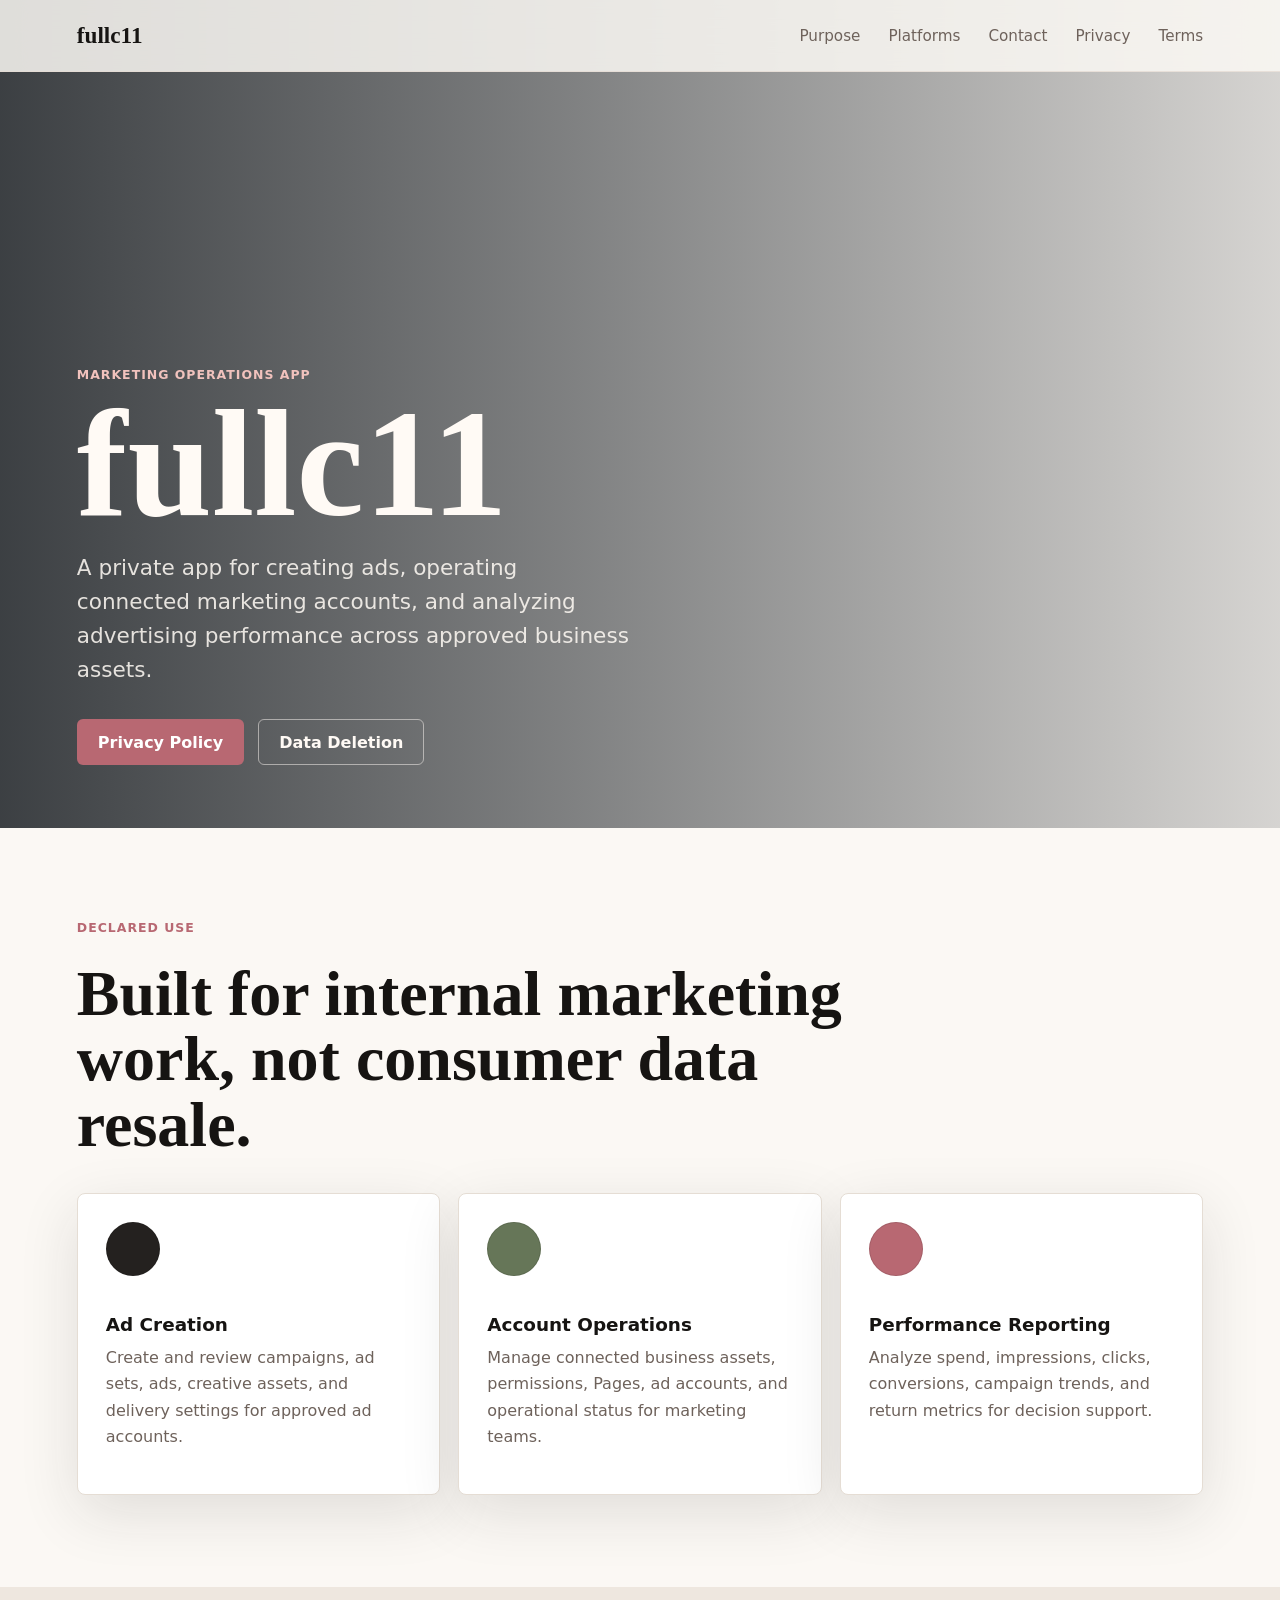
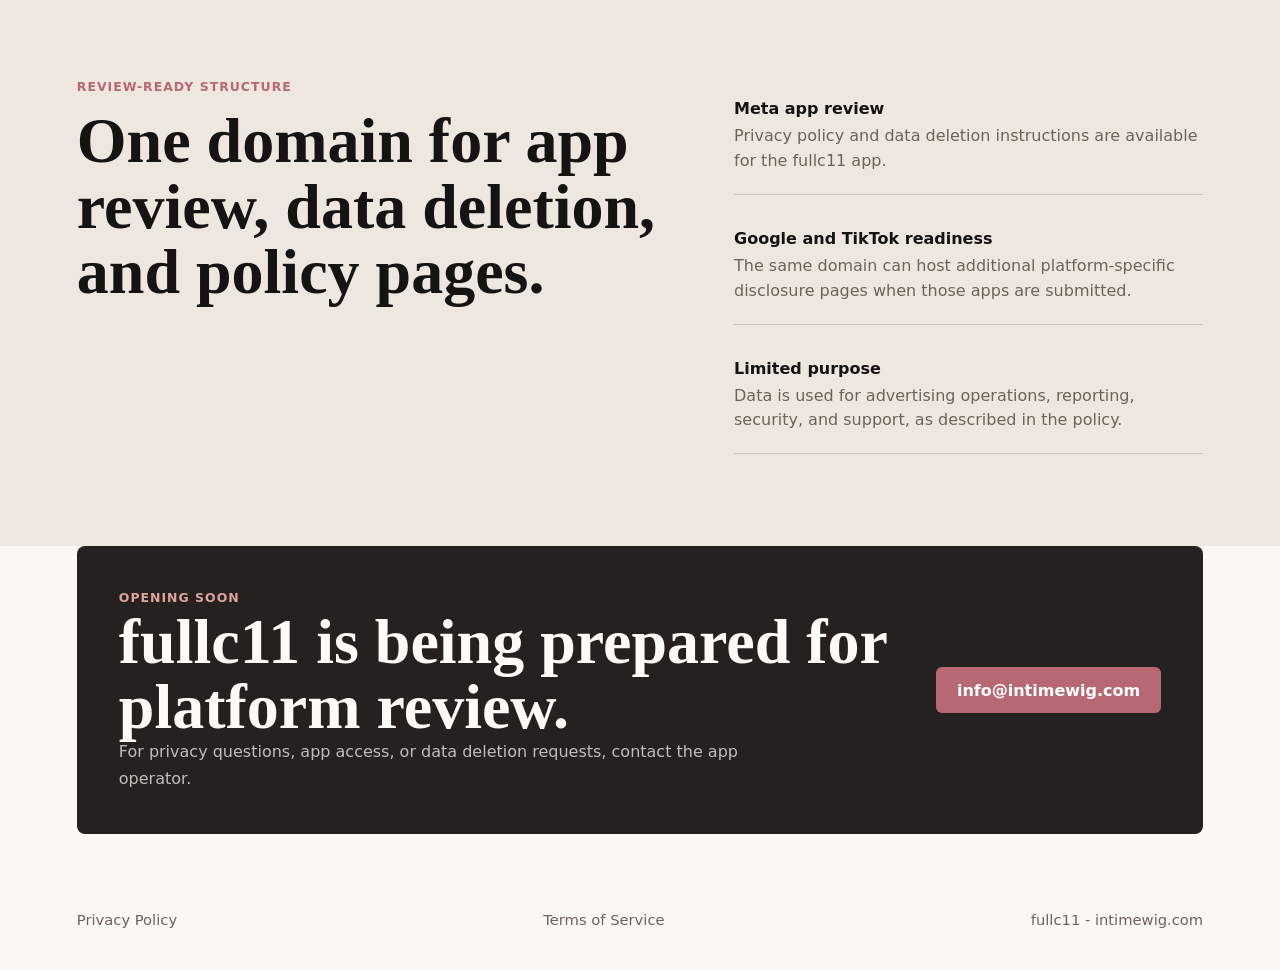
<file: index.html>
<!doctype html>
<html lang="en">
  <head>
    <meta charset="utf-8">
    <meta name="viewport" content="width=device-width, initial-scale=1">
    <meta name="description" content="fullc11 is a private marketing operations app for ad account management, campaign creation, and performance reporting.">
    <title>fullc11 | Marketing Operations App</title>
    <link rel="stylesheet" href="./styles.css">
  </head>
  <body>
    <header class="site-header" aria-label="Main navigation">
      <a class="brand" href="#top" aria-label="fullc11 home">fullc11</a>
      <nav class="nav-links" aria-label="Sections">
        <a href="#purpose">Purpose</a>
        <a href="#platforms">Platforms</a>
        <a href="#contact">Contact</a>
        <a href="./privacy.html">Privacy</a>
        <a href="./terms.html">Terms</a>
      </nav>
    </header>

    <main id="top">
      <section class="hero app-hero" aria-label="fullc11 marketing operations app">
        <div class="hero-media app-hero-media" role="img" aria-label="Marketing dashboard with campaign performance cards"></div>
        <div class="hero-content">
          <p class="eyebrow">Marketing operations app</p>
          <h1>fullc11</h1>
          <p class="hero-copy">
            A private app for creating ads, operating connected marketing accounts, and analyzing advertising performance across approved business assets.
          </p>
          <div class="hero-actions">
            <a class="button primary" href="./privacy.html">Privacy Policy</a>
            <a class="button secondary" href="./data-deletion.html">Data Deletion</a>
          </div>
        </div>
      </section>

      <section id="purpose" class="section">
        <div class="section-heading">
          <p class="eyebrow">Declared use</p>
          <h2>Built for internal marketing work, not consumer data resale.</h2>
        </div>
        <div class="product-grid" aria-label="Marketing operations capabilities">
          <article class="product-card">
            <span class="swatch swatch-one" aria-hidden="true"></span>
            <h3>Ad Creation</h3>
            <p>Create and review campaigns, ad sets, ads, creative assets, and delivery settings for approved ad accounts.</p>
          </article>
          <article class="product-card">
            <span class="swatch swatch-two" aria-hidden="true"></span>
            <h3>Account Operations</h3>
            <p>Manage connected business assets, permissions, Pages, ad accounts, and operational status for marketing teams.</p>
          </article>
          <article class="product-card">
            <span class="swatch swatch-three" aria-hidden="true"></span>
            <h3>Performance Reporting</h3>
            <p>Analyze spend, impressions, clicks, conversions, campaign trends, and return metrics for decision support.</p>
          </article>
        </div>
      </section>

      <section id="platforms" class="section split-section">
        <div>
          <p class="eyebrow">Review-ready structure</p>
          <h2>One domain for app review, data deletion, and policy pages.</h2>
        </div>
        <div class="feature-list">
          <div class="feature-item">
            <strong>Meta app review</strong>
            <span>Privacy policy and data deletion instructions are available for the fullc11 app.</span>
          </div>
          <div class="feature-item">
            <strong>Google and TikTok readiness</strong>
            <span>The same domain can host additional platform-specific disclosure pages when those apps are submitted.</span>
          </div>
          <div class="feature-item">
            <strong>Limited purpose</strong>
            <span>Data is used for advertising operations, reporting, security, and support, as described in the policy.</span>
          </div>
        </div>
      </section>

      <section id="contact" class="contact-band">
        <div>
          <p class="eyebrow">Opening soon</p>
          <h2>fullc11 is being prepared for platform review.</h2>
          <p>For privacy questions, app access, or data deletion requests, contact the app operator.</p>
        </div>
        <a class="button primary" href="mailto:info@intimewig.com">info@intimewig.com</a>
      </section>
    </main>

    <footer class="site-footer">
      <a href="./privacy.html">Privacy Policy</a>
      <a href="./terms.html">Terms of Service</a>
      <span>fullc11 - intimewig.com</span>
    </footer>
  </body>
</html>
</file>
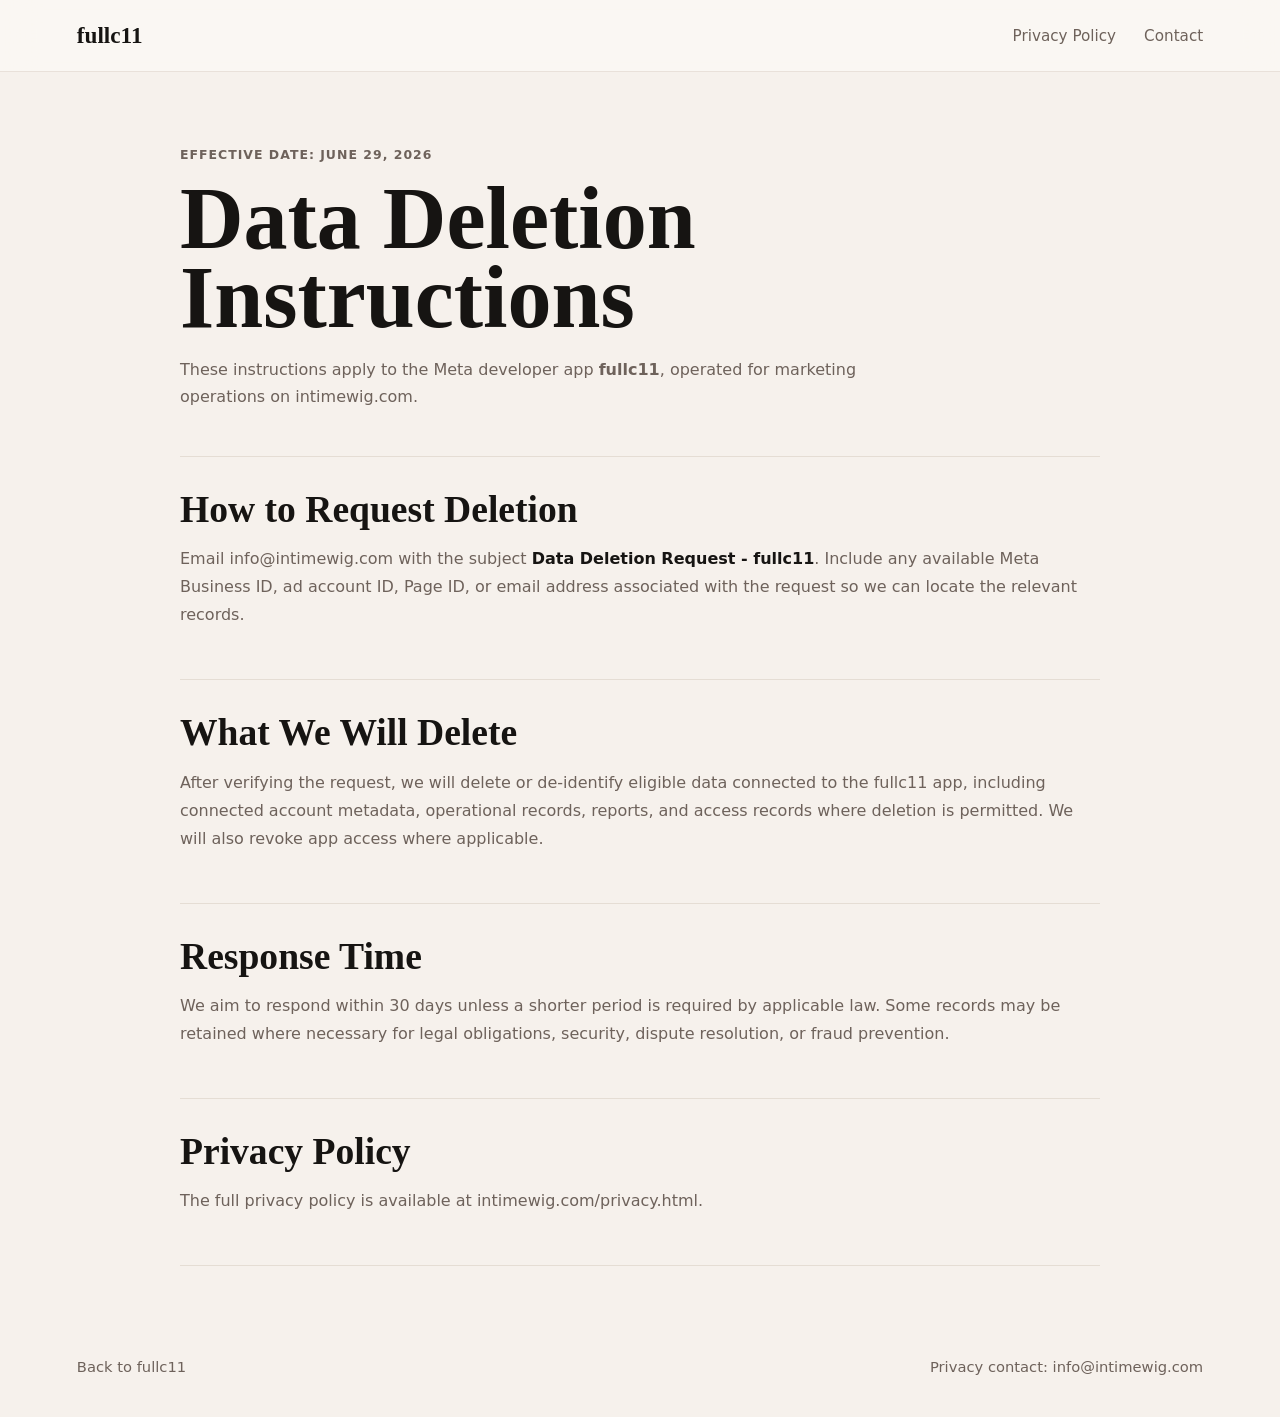
<file: data-deletion.html>
<!doctype html>
<html lang="en">
  <head>
    <meta charset="utf-8">
    <meta name="viewport" content="width=device-width, initial-scale=1">
    <meta name="description" content="Data deletion instructions for the fullc11 Meta app.">
    <title>Data Deletion Instructions | fullc11</title>
    <link rel="stylesheet" href="./styles.css">
  </head>
  <body class="policy-page">
    <header class="site-header policy-header" aria-label="Main navigation">
      <a class="brand" href="./index.html" aria-label="fullc11 home">fullc11</a>
      <nav class="nav-links" aria-label="Sections">
        <a href="./privacy.html">Privacy Policy</a>
        <a href="mailto:info@intimewig.com">Contact</a>
      </nav>
    </header>

    <main class="policy-shell">
      <section class="policy-title">
        <p class="eyebrow">Effective date: June 29, 2026</p>
        <h1>Data Deletion Instructions</h1>
        <p>
          These instructions apply to the Meta developer app <strong>fullc11</strong>, operated for marketing operations on intimewig.com.
        </p>
      </section>

      <section class="policy-section">
        <h2>How to Request Deletion</h2>
        <p>
          Email <a href="mailto:info@intimewig.com">info@intimewig.com</a> with the subject
          <strong>Data Deletion Request - fullc11</strong>. Include any available Meta Business ID, ad account ID,
          Page ID, or email address associated with the request so we can locate the relevant records.
        </p>
      </section>

      <section class="policy-section">
        <h2>What We Will Delete</h2>
        <p>
          After verifying the request, we will delete or de-identify eligible data connected to the fullc11 app,
          including connected account metadata, operational records, reports, and access records where deletion is permitted.
          We will also revoke app access where applicable.
        </p>
      </section>

      <section class="policy-section">
        <h2>Response Time</h2>
        <p>
          We aim to respond within 30 days unless a shorter period is required by applicable law. Some records may be retained
          where necessary for legal obligations, security, dispute resolution, or fraud prevention.
        </p>
      </section>

      <section class="policy-section">
        <h2>Privacy Policy</h2>
        <p>
          The full privacy policy is available at <a href="./privacy.html">intimewig.com/privacy.html</a>.
        </p>
      </section>
    </main>

    <footer class="site-footer">
      <a href="./index.html">Back to fullc11</a>
      <span>Privacy contact: info@intimewig.com</span>
    </footer>
  </body>
</html>
</file>
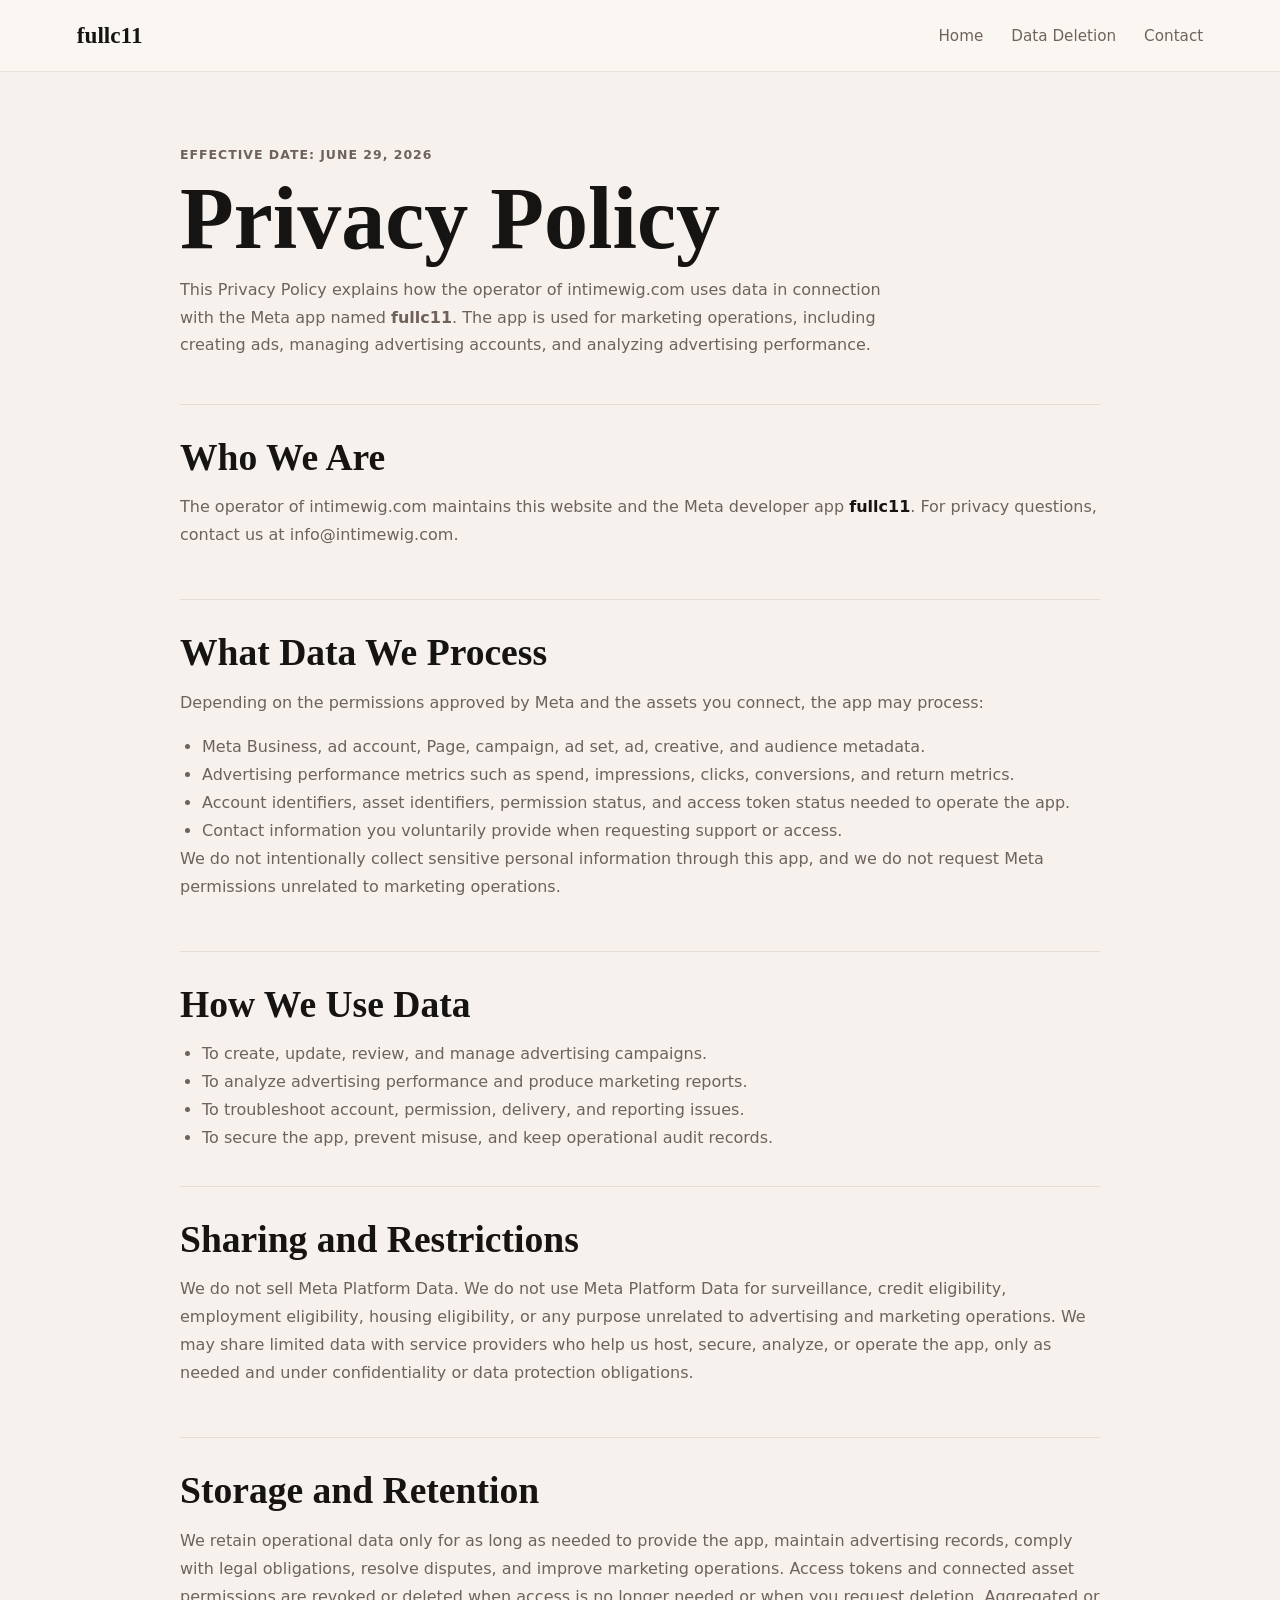
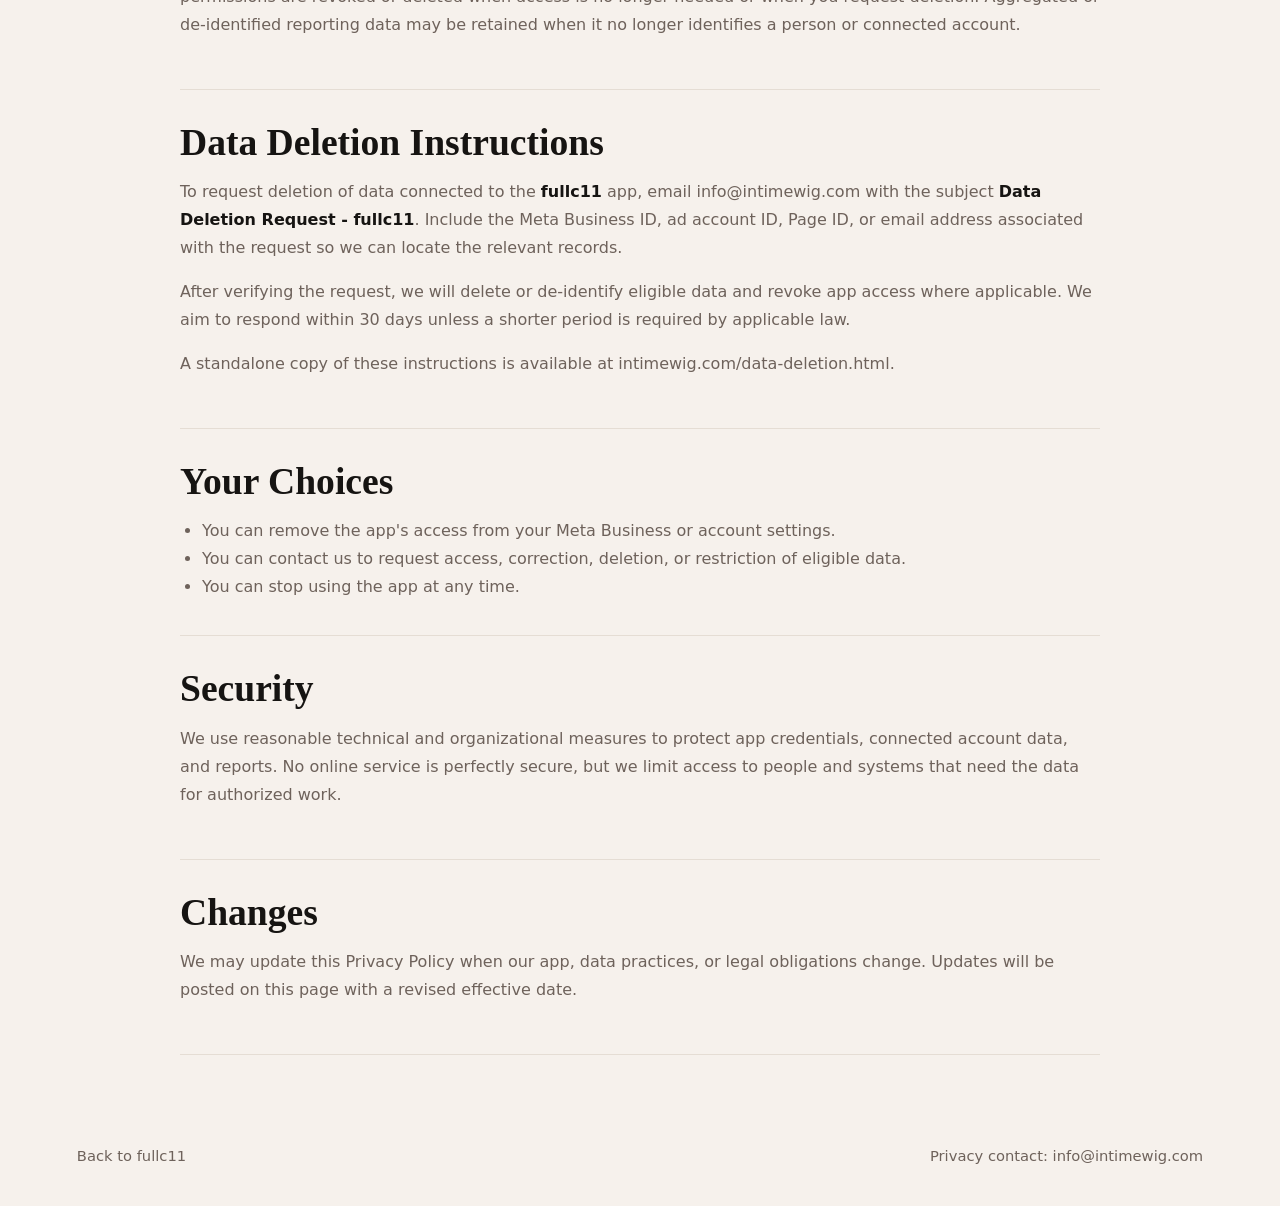
<file: privacy.html>
<!doctype html>
<html lang="en">
  <head>
    <meta charset="utf-8">
    <meta name="viewport" content="width=device-width, initial-scale=1">
    <meta name="description" content="Privacy Policy for the fullc11 marketing operations app.">
    <title>Privacy Policy | fullc11</title>
    <link rel="stylesheet" href="./styles.css">
  </head>
  <body class="policy-page">
    <header class="site-header policy-header" aria-label="Main navigation">
      <a class="brand" href="./index.html" aria-label="fullc11 home">fullc11</a>
      <nav class="nav-links" aria-label="Sections">
        <a href="./index.html">Home</a>
        <a href="./data-deletion.html">Data Deletion</a>
        <a href="mailto:info@intimewig.com">Contact</a>
      </nav>
    </header>

    <main class="policy-shell">
      <section class="policy-title">
        <p class="eyebrow">Effective date: June 29, 2026</p>
        <h1>Privacy Policy</h1>
        <p>
          This Privacy Policy explains how the operator of intimewig.com uses data in connection with the Meta app named
          <strong>fullc11</strong>. The app is used for marketing operations, including creating ads,
          managing advertising accounts, and analyzing advertising performance.
        </p>
      </section>

      <section class="policy-section">
        <h2>Who We Are</h2>
        <p>
          The operator of intimewig.com maintains this website and the Meta developer app
          <strong>fullc11</strong>. For privacy questions, contact us at
          <a href="mailto:info@intimewig.com">info@intimewig.com</a>.
        </p>
      </section>

      <section class="policy-section">
        <h2>What Data We Process</h2>
        <p>
          Depending on the permissions approved by Meta and the assets you connect, the app may process:
        </p>
        <ul>
          <li>Meta Business, ad account, Page, campaign, ad set, ad, creative, and audience metadata.</li>
          <li>Advertising performance metrics such as spend, impressions, clicks, conversions, and return metrics.</li>
          <li>Account identifiers, asset identifiers, permission status, and access token status needed to operate the app.</li>
          <li>Contact information you voluntarily provide when requesting support or access.</li>
        </ul>
        <p>
          We do not intentionally collect sensitive personal information through this app, and we do not request Meta permissions unrelated to marketing operations.
        </p>
      </section>

      <section class="policy-section">
        <h2>How We Use Data</h2>
        <ul>
          <li>To create, update, review, and manage advertising campaigns.</li>
          <li>To analyze advertising performance and produce marketing reports.</li>
          <li>To troubleshoot account, permission, delivery, and reporting issues.</li>
          <li>To secure the app, prevent misuse, and keep operational audit records.</li>
        </ul>
      </section>

      <section class="policy-section">
        <h2>Sharing and Restrictions</h2>
        <p>
          We do not sell Meta Platform Data. We do not use Meta Platform Data for surveillance, credit eligibility,
          employment eligibility, housing eligibility, or any purpose unrelated to advertising and marketing operations.
          We may share limited data with service providers who help us host, secure, analyze, or operate the app, only as needed
          and under confidentiality or data protection obligations.
        </p>
      </section>

      <section class="policy-section">
        <h2>Storage and Retention</h2>
        <p>
          We retain operational data only for as long as needed to provide the app, maintain advertising records, comply with
          legal obligations, resolve disputes, and improve marketing operations. Access tokens and connected asset permissions
          are revoked or deleted when access is no longer needed or when you request deletion. Aggregated or de-identified
          reporting data may be retained when it no longer identifies a person or connected account.
        </p>
      </section>

      <section id="data-deletion" class="policy-section">
        <h2>Data Deletion Instructions</h2>
        <p>
          To request deletion of data connected to the <strong>fullc11</strong> app, email
          <a href="mailto:info@intimewig.com">info@intimewig.com</a> with the subject
          <strong>Data Deletion Request - fullc11</strong>. Include the Meta Business ID, ad account ID, Page ID,
          or email address associated with the request so we can locate the relevant records.
        </p>
        <p>
          After verifying the request, we will delete or de-identify eligible data and revoke app access where applicable.
          We aim to respond within 30 days unless a shorter period is required by applicable law.
        </p>
        <p>
          A standalone copy of these instructions is available at
          <a href="./data-deletion.html">intimewig.com/data-deletion.html</a>.
        </p>
      </section>

      <section class="policy-section">
        <h2>Your Choices</h2>
        <ul>
          <li>You can remove the app's access from your Meta Business or account settings.</li>
          <li>You can contact us to request access, correction, deletion, or restriction of eligible data.</li>
          <li>You can stop using the app at any time.</li>
        </ul>
      </section>

      <section class="policy-section">
        <h2>Security</h2>
        <p>
          We use reasonable technical and organizational measures to protect app credentials, connected account data, and reports.
          No online service is perfectly secure, but we limit access to people and systems that need the data for authorized work.
        </p>
      </section>

      <section class="policy-section">
        <h2>Changes</h2>
        <p>
          We may update this Privacy Policy when our app, data practices, or legal obligations change. Updates will be posted on
          this page with a revised effective date.
        </p>
      </section>
    </main>

    <footer class="site-footer">
      <a href="./index.html">Back to fullc11</a>
      <span>Privacy contact: info@intimewig.com</span>
    </footer>
  </body>
</html>
</file>
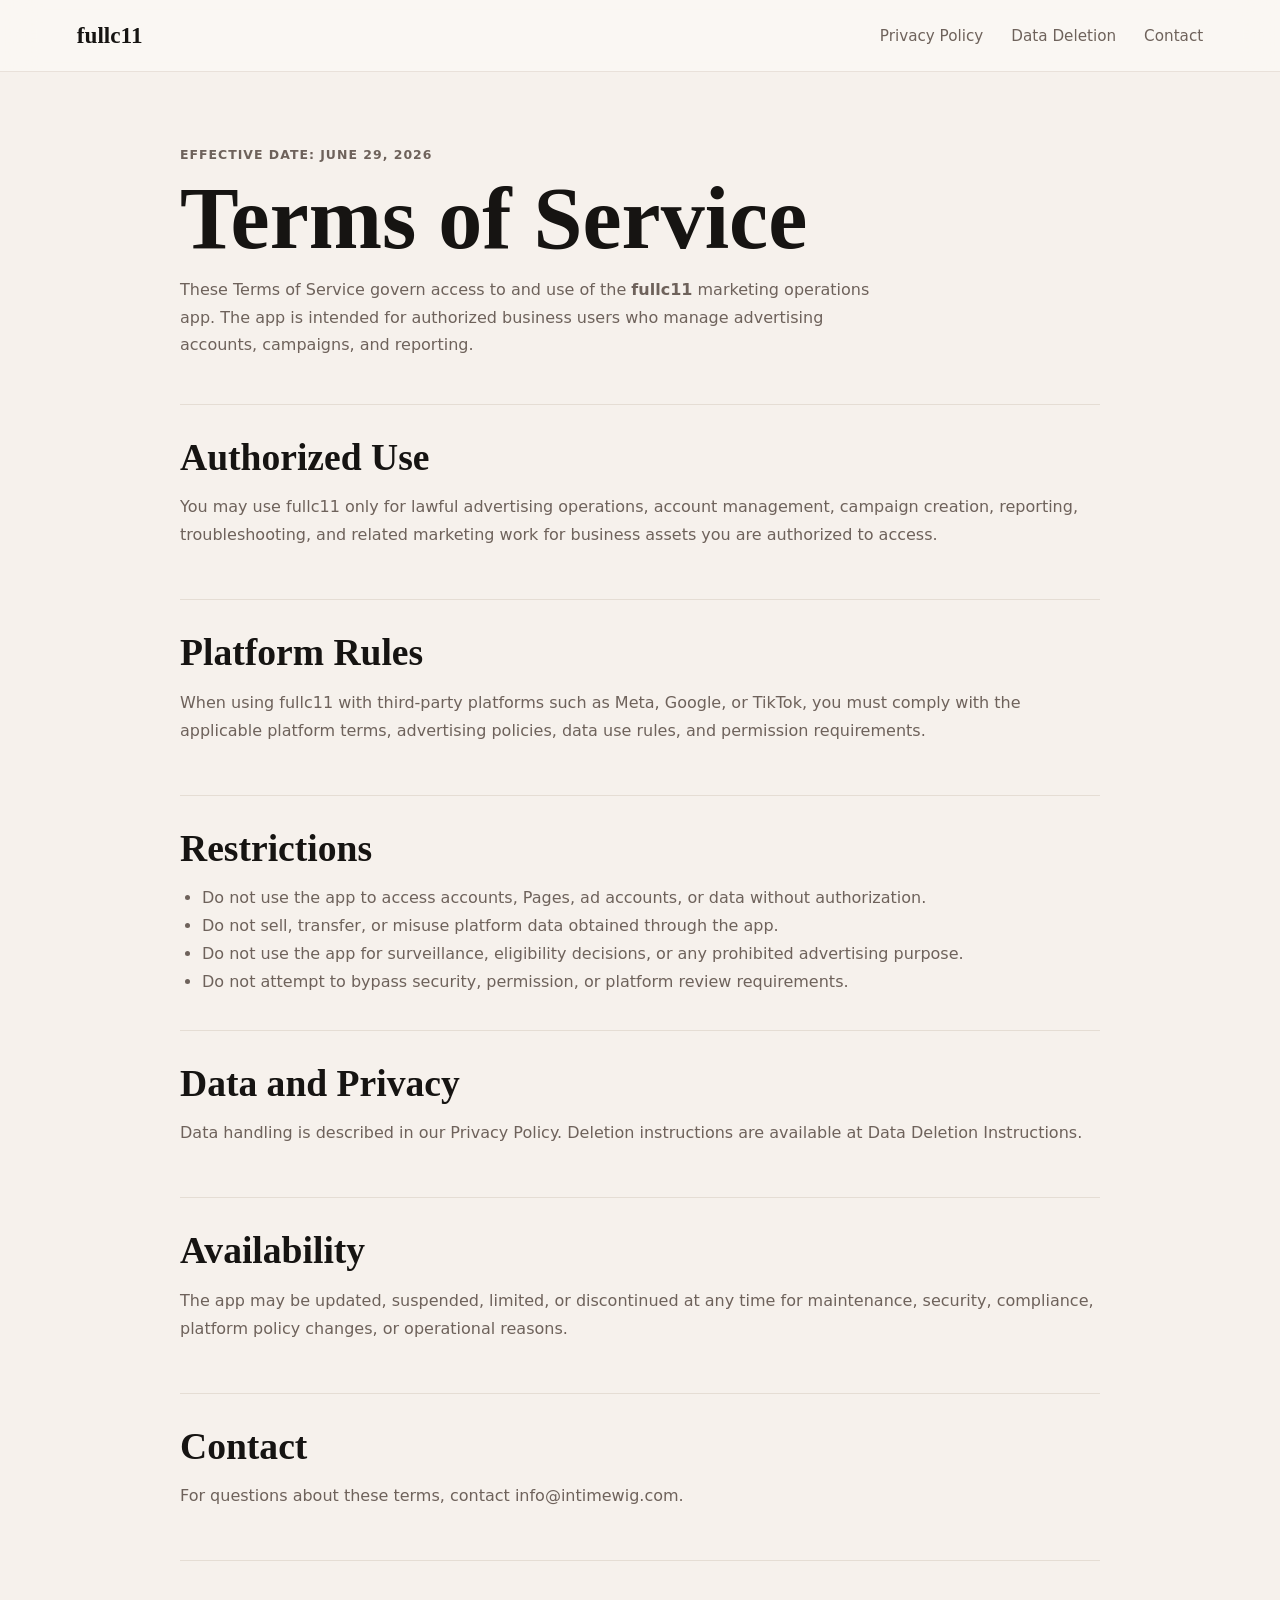
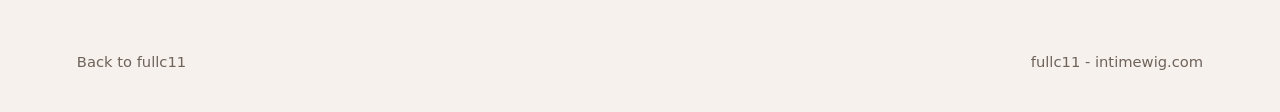
<file: terms.html>
<!doctype html>
<html lang="en">
  <head>
    <meta charset="utf-8">
    <meta name="viewport" content="width=device-width, initial-scale=1">
    <meta name="description" content="Terms of Service for the fullc11 marketing operations app.">
    <title>Terms of Service | fullc11</title>
    <link rel="stylesheet" href="./styles.css">
  </head>
  <body class="policy-page">
    <header class="site-header policy-header" aria-label="Main navigation">
      <a class="brand" href="./index.html" aria-label="fullc11 home">fullc11</a>
      <nav class="nav-links" aria-label="Sections">
        <a href="./privacy.html">Privacy Policy</a>
        <a href="./data-deletion.html">Data Deletion</a>
        <a href="mailto:info@intimewig.com">Contact</a>
      </nav>
    </header>

    <main class="policy-shell">
      <section class="policy-title">
        <p class="eyebrow">Effective date: June 29, 2026</p>
        <h1>Terms of Service</h1>
        <p>
          These Terms of Service govern access to and use of the <strong>fullc11</strong> marketing operations app.
          The app is intended for authorized business users who manage advertising accounts, campaigns, and reporting.
        </p>
      </section>

      <section class="policy-section">
        <h2>Authorized Use</h2>
        <p>
          You may use fullc11 only for lawful advertising operations, account management, campaign creation, reporting,
          troubleshooting, and related marketing work for business assets you are authorized to access.
        </p>
      </section>

      <section class="policy-section">
        <h2>Platform Rules</h2>
        <p>
          When using fullc11 with third-party platforms such as Meta, Google, or TikTok, you must comply with the applicable
          platform terms, advertising policies, data use rules, and permission requirements.
        </p>
      </section>

      <section class="policy-section">
        <h2>Restrictions</h2>
        <ul>
          <li>Do not use the app to access accounts, Pages, ad accounts, or data without authorization.</li>
          <li>Do not sell, transfer, or misuse platform data obtained through the app.</li>
          <li>Do not use the app for surveillance, eligibility decisions, or any prohibited advertising purpose.</li>
          <li>Do not attempt to bypass security, permission, or platform review requirements.</li>
        </ul>
      </section>

      <section class="policy-section">
        <h2>Data and Privacy</h2>
        <p>
          Data handling is described in our <a href="./privacy.html">Privacy Policy</a>. Deletion instructions are available at
          <a href="./data-deletion.html">Data Deletion Instructions</a>.
        </p>
      </section>

      <section class="policy-section">
        <h2>Availability</h2>
        <p>
          The app may be updated, suspended, limited, or discontinued at any time for maintenance, security, compliance,
          platform policy changes, or operational reasons.
        </p>
      </section>

      <section class="policy-section">
        <h2>Contact</h2>
        <p>
          For questions about these terms, contact <a href="mailto:info@intimewig.com">info@intimewig.com</a>.
        </p>
      </section>
    </main>

    <footer class="site-footer">
      <a href="./index.html">Back to fullc11</a>
      <span>fullc11 - intimewig.com</span>
    </footer>
  </body>
</html>
</file>
<file: styles.css>
:root {
  --ink: #161412;
  --muted: #6e625b;
  --paper: #fbf8f4;
  --panel: #ffffff;
  --line: #e5ddd4;
  --rose: #b86872;
  --moss: #667658;
  --charcoal: #24211f;
  --shadow: 0 18px 60px rgba(36, 33, 31, 0.12);
}

* {
  box-sizing: border-box;
}

html {
  scroll-behavior: smooth;
}

body {
  margin: 0;
  color: var(--ink);
  background: var(--paper);
  font-family: Inter, ui-sans-serif, system-ui, -apple-system, BlinkMacSystemFont, "Segoe UI", sans-serif;
}

a {
  color: inherit;
  text-decoration: none;
}

.site-header {
  position: fixed;
  top: 0;
  left: 0;
  right: 0;
  z-index: 10;
  display: flex;
  align-items: center;
  justify-content: space-between;
  min-height: 72px;
  padding: 0 6vw;
  background: rgba(251, 248, 244, 0.86);
  border-bottom: 1px solid rgba(229, 221, 212, 0.8);
  backdrop-filter: blur(18px);
}

.brand {
  font-family: Georgia, "Times New Roman", serif;
  font-size: 1.45rem;
  font-weight: 700;
}

.nav-links {
  display: flex;
  gap: 28px;
  color: var(--muted);
  font-size: 0.95rem;
}

.hero {
  position: relative;
  display: grid;
  min-height: 92vh;
  grid-template-columns: minmax(0, 1fr);
  align-items: end;
  overflow: hidden;
  padding: 132px 6vw 7vh;
}

.hero-media {
  position: absolute;
  inset: 0;
  background:
    linear-gradient(90deg, rgba(22, 20, 18, 0.72), rgba(22, 20, 18, 0.2) 50%, rgba(22, 20, 18, 0.05)),
    url("https://images.unsplash.com/photo-1524504388940-b1c1722653e1?auto=format&fit=crop&w=1800&q=82") center / cover;
}

.app-hero-media {
  background:
    linear-gradient(90deg, rgba(18, 23, 28, 0.82), rgba(18, 23, 28, 0.52) 46%, rgba(18, 23, 28, 0.16)),
    url("https://images.unsplash.com/photo-1551288049-bebda4e38f71?auto=format&fit=crop&w=1800&q=82") center / cover;
}

.hero-content {
  position: relative;
  max-width: 760px;
  color: #fffaf5;
}

.eyebrow {
  margin: 0 0 14px;
  color: var(--rose);
  font-size: 0.78rem;
  font-weight: 800;
  letter-spacing: 0.08em;
  text-transform: uppercase;
}

.hero .eyebrow {
  color: #f1c2bd;
}

h1,
h2,
h3,
p {
  margin-top: 0;
}

h1 {
  margin-bottom: 18px;
  font-family: Georgia, "Times New Roman", serif;
  font-size: clamp(4rem, 13vw, 9.5rem);
  line-height: 0.9;
  letter-spacing: 0;
}

h2 {
  max-width: 820px;
  margin-bottom: 0;
  font-family: Georgia, "Times New Roman", serif;
  font-size: clamp(2.2rem, 5vw, 4.4rem);
  line-height: 1.02;
  letter-spacing: 0;
}

h3 {
  margin-bottom: 10px;
  font-size: 1.15rem;
}

.hero-copy {
  max-width: 560px;
  margin-bottom: 32px;
  color: rgba(255, 250, 245, 0.86);
  font-size: clamp(1.05rem, 2vw, 1.35rem);
  line-height: 1.58;
}

.hero-actions {
  display: flex;
  flex-wrap: wrap;
  gap: 14px;
}

.button {
  display: inline-flex;
  align-items: center;
  justify-content: center;
  min-height: 46px;
  padding: 0 20px;
  border: 1px solid transparent;
  border-radius: 6px;
  font-weight: 800;
}

.button.primary {
  color: #fff;
  background: var(--rose);
}

.button.secondary {
  color: #fffaf5;
  border-color: rgba(255, 250, 245, 0.5);
}

.section {
  padding: 92px 6vw;
}

.section-heading {
  display: grid;
  gap: 12px;
  margin-bottom: 36px;
}

.product-grid {
  display: grid;
  grid-template-columns: repeat(3, minmax(0, 1fr));
  gap: 18px;
}

.product-card {
  min-height: 240px;
  padding: 28px;
  background: var(--panel);
  border: 1px solid var(--line);
  border-radius: 8px;
  box-shadow: var(--shadow);
}

.product-card p,
.contact-band p {
  color: var(--muted);
  line-height: 1.65;
}

.swatch {
  display: block;
  width: 54px;
  height: 54px;
  margin-bottom: 38px;
  border-radius: 50%;
  border: 1px solid rgba(22, 20, 18, 0.12);
}

.swatch-one {
  background: var(--charcoal);
}

.swatch-two {
  background: var(--moss);
}

.swatch-three {
  background: var(--rose);
}

.split-section {
  display: grid;
  grid-template-columns: minmax(0, 0.9fr) minmax(300px, 0.7fr);
  gap: 54px;
  background: #eee7df;
}

.feature-list {
  display: grid;
  gap: 14px;
}

.feature-item {
  display: grid;
  gap: 6px;
  padding: 20px 0;
  border-bottom: 1px solid rgba(36, 33, 31, 0.18);
}

.feature-item span {
  color: var(--muted);
  line-height: 1.55;
}

.contact-band {
  display: flex;
  align-items: center;
  justify-content: space-between;
  gap: 28px;
  margin: 0 6vw 6vw;
  padding: 42px;
  color: #fffaf5;
  background: var(--charcoal);
  border-radius: 8px;
}

.contact-band .eyebrow {
  color: #dba4a1;
}

.contact-band p {
  max-width: 620px;
  margin-bottom: 0;
  color: rgba(255, 250, 245, 0.72);
}

.site-footer {
  display: flex;
  align-items: center;
  justify-content: space-between;
  gap: 20px;
  padding: 0 6vw 42px;
  color: var(--muted);
  font-size: 0.92rem;
}

.policy-page {
  background: #f6f1ec;
}

.policy-header {
  position: static;
}

.policy-shell {
  width: min(920px, calc(100% - 40px));
  margin: 0 auto;
  padding: 72px 0 92px;
}

.policy-title {
  padding-bottom: 30px;
  border-bottom: 1px solid var(--line);
}

.policy-title h1 {
  color: var(--ink);
  font-size: clamp(2.8rem, 8vw, 5.5rem);
}

.policy-title p {
  max-width: 720px;
  color: var(--muted);
  line-height: 1.7;
}

.policy-section {
  padding: 34px 0;
  border-bottom: 1px solid var(--line);
}

.policy-section h2 {
  margin-bottom: 16px;
  font-size: clamp(1.55rem, 3vw, 2.35rem);
}

.policy-section p,
.policy-section li {
  color: var(--muted);
  line-height: 1.75;
}

.policy-section ul {
  margin: 0;
  padding-left: 22px;
}

.policy-section strong {
  color: var(--ink);
}

@media (max-width: 860px) {
  .site-header {
    min-height: 64px;
  }

  .nav-links {
    gap: 16px;
    font-size: 0.86rem;
  }

  .hero {
    min-height: 86vh;
    padding-top: 112px;
  }

  .product-grid,
  .split-section {
    grid-template-columns: 1fr;
  }

  .contact-band {
    align-items: flex-start;
    flex-direction: column;
  }

  .site-footer {
    align-items: flex-start;
    flex-direction: column;
  }
}

@media (max-width: 560px) {
  .site-header {
    padding: 0 20px;
  }

  .nav-links {
    display: none;
  }

  .hero,
  .section {
    padding-left: 20px;
    padding-right: 20px;
  }

  .hero-actions,
  .button {
    width: 100%;
  }

  .contact-band {
    margin: 0 20px 20px;
    padding: 28px;
  }
}
</file>
